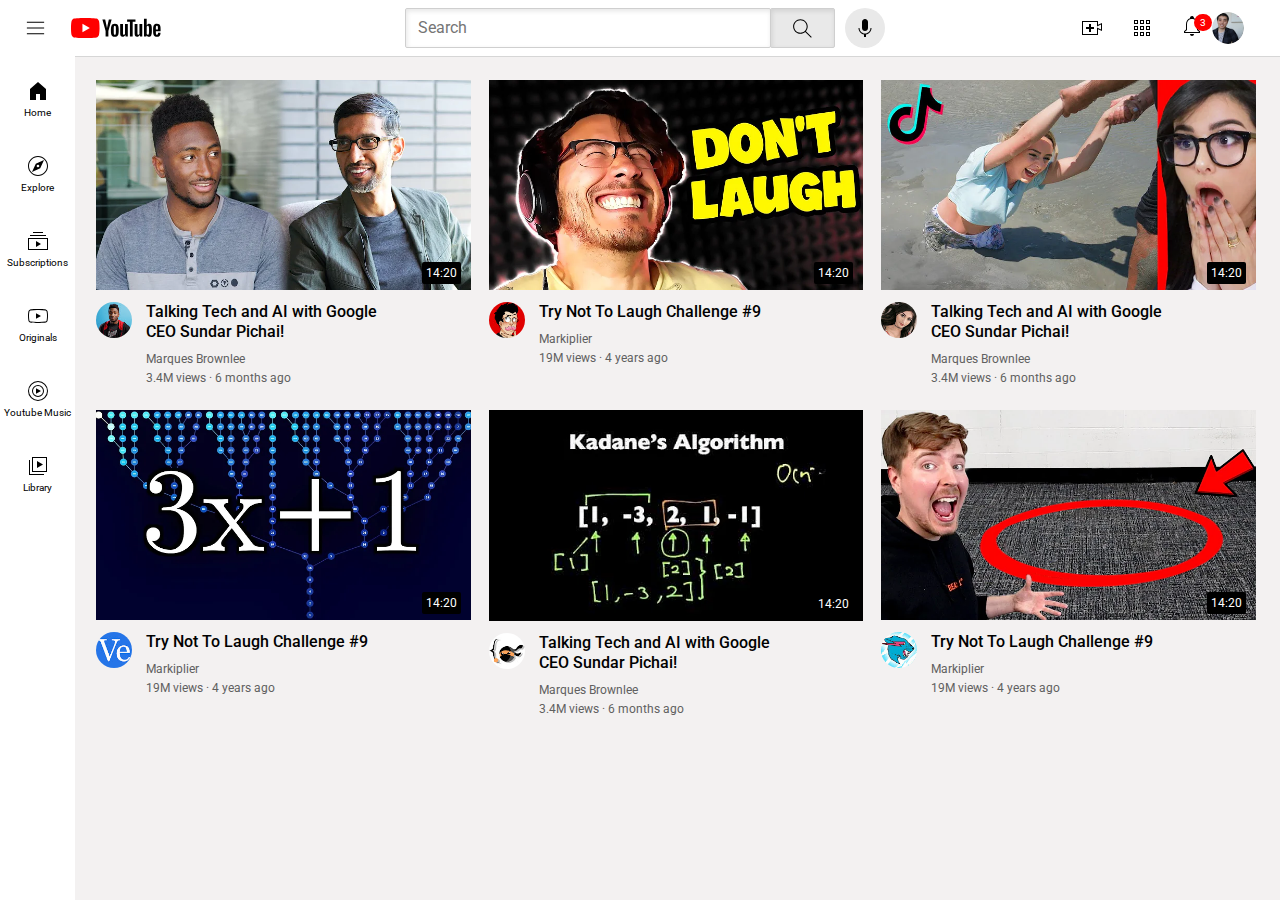
<file: index.html>
<!DOCTYPE html>

<html>

<head>
   <title>Youtube.com Clone</title>

   <link rel="preconnect" href="https://fonts.googleapis.com">
   <link rel="preconnect" href="https://fonts.gstatic.com" crossorigin>
   <link
      href="https://fonts.googleapis.com/css2?family=Roboto:ital,wght@0,100;0,300;0,400;0,500;0,700;0,900;1,100;1,300;1,400;1,500;1,700;1,900&display=swap"
      rel="stylesheet">

   <link rel="stylesheet" href="Styles/video.css">
   <link rel="stylesheet" href="Styles/header.css">
   <link rel="stylesheet" href="Styles/general.css">
   <link rel="stylesheet" href="Styles/sidebar.css">
</head>

<body>
   <header class="header">
      <div class="left-section">
         <img class="hamburger-menu" src="Icons/hamburger-menu.svg">
         <img class="youtube-logo" src="Icons/youtube-logo.svg">
      </div>
      <div class="middle-section">
         <input class="search-bar" type="text" placeholder="Search">
         <button class="search-button">
            <img class="search" src="Icons/search.svg">
            <div class="tooltip">Search</div>
         </button>
         <button class="voice-search-button">
            <img class="voice-search" src="Icons/voice-search-icon.svg">
            <div class="tooltip">Search with your voice</div>
         </button>
      </div>
      <div class="right-section">
         <img class="upload" src="Icons/upload.svg">
         <img class="youtube-apps" src="Icons/youtube-apps.svg">
         <div class="notifications-icon-container">
            <img class="notifications" src="Icons/notifications.svg">
            <div class="notifications-count">3</div>
         </div>
         <img class="my-channel" src="Channel Pictures/my-channel.jpeg">
      </div>
   </header>

   <nav class="sidebar">
      <div class="sidebar-link">
         <img src="Icons/home.svg">
         <div>Home</div>
      </div>
      <div class="sidebar-link">
         <img src="Icons/explore.svg">
         <div>Explore</div>
      </div>
      <div class="sidebar-link">
         <img src="Icons/subscriptions.svg">
         <div>Subscriptions</div>
      </div>
      <div class="sidebar-link">
         <img src="Icons/originals.svg">
         <div>Originals</div>
      </div>
      <div class="sidebar-link">
         <img src="Icons/youtube-music.svg">
         <div>Youtube Music</div>
      </div>
      <div class="sidebar-link">
         <img src="Icons/library.svg">
         <div>Library</div>
      </div>
   </nav>

   <main>
      <section class="video-grid">
         <div class="video-preview">
            <div class="thumbnail-row">
               <a href="https://www.youtube.com/watch?v=n2RNcPRtAiY">
                  <img class="thumbnail" src="Thumbnails/thumbnail-1.webp">
               </a>
               <div class="video-time">14:20</div>
            </div>
            <div class="video-info-grid">
               <div class="channel-picture">
                  <img class="profile-picture" src="Channel Pictures/channel-1.jpeg">
               </div>
               <div class="video-info">
                  <p class="video-title">
                     Talking Tech and AI with Google CEO Sundar Pichai!
                  </p>
                  <p class="video-author">
                     Marques Brownlee
                  </p>
                  <p class="video-stats">
                     3.4M views &#183; 6 months ago
                  </p>
               </div>
            </div>
         </div>
         <div class="video-preview">
            <div class="thumbnail-row">
               <img class="thumbnail" src="Thumbnails/thumbnail-2.webp">
               <div class="video-time">14:20</div>
            </div>
            <div class="video-info-grid">
               <div class="channel-picture">
                  <img class="profile-picture" src="Channel Pictures/channel-2.jpeg">
               </div>
               <div class="video-info">
                  <p class="video-title">
                     Try Not To Laugh Challenge #9
                  </p>
                  <p class="video-author">
                     Markiplier
                  </p>
                  <p class="video-stats">
                     19M views &#183; 4 years ago
                  </p>
               </div>
            </div>
         </div>
         <div class="video-preview">
            <div class="thumbnail-row">
               <img class="thumbnail" src="Thumbnails/thumbnail-3.webp">
               <div class="video-time">14:20</div>
            </div>
            <div class="video-info-grid">
               <div class="channel-picture">
                  <img class="profile-picture" src="Channel Pictures/channel-3.jpeg">
               </div>
               <div class="video-info">
                  <p class="video-title">
                     Talking Tech and AI with Google CEO Sundar Pichai!
                  </p>
                  <p class="video-author">
                     Marques Brownlee
                  </p>
                  <p class="video-stats">
                     3.4M views &#183; 6 months ago
                  </p>
               </div>
            </div>
         </div>
         <div class="video-preview">
            <div class="thumbnail-row">
               <img class="thumbnail" src="Thumbnails/thumbnail-4.webp">
               <div class="video-time">14:20</div>
            </div>
            <div class="video-info-grid">
               <div class="channel-picture">
                  <img class="profile-picture" src="Channel Pictures/channel-4.jpeg">
               </div>
               <div class="video-info">
                  <p class="video-title">
                     Try Not To Laugh Challenge #9
                  </p>
                  <p class="video-author">
                     Markiplier
                  </p>
                  <p class="video-stats">
                     19M views &#183; 4 years ago
                  </p>
               </div>
            </div>
         </div>
         <div class="video-preview">
            <div class="thumbnail-row">
               <img class="thumbnail" src="Thumbnails/thumbnail-5.webp">
               <div class="video-time">14:20</div>
            </div>
            <div class="video-info-grid">
               <div class="channel-picture">
                  <img class="profile-picture" src="Channel Pictures/channel-5.jpeg">
               </div>
               <div class="video-info">
                  <p class="video-title">
                     Talking Tech and AI with Google CEO Sundar Pichai!
                  </p>
                  <p class="video-author">
                     Marques Brownlee
                  </p>
                  <p class="video-stats">
                     3.4M views &#183; 6 months ago
                  </p>
               </div>
            </div>
         </div>
         <div class="video-preview">
            <div class="thumbnail-row">
               <img class="thumbnail" src="Thumbnails/thumbnail-6.webp">
               <div class="video-time">14:20</div>
            </div>
            <div class="video-info-grid">
               <div class="channel-picture">
                  <img class="profile-picture" src="Channel Pictures/channel-6.jpeg">
               </div>
               <div class="video-info">
                  <p class="video-title">
                     Try Not To Laugh Challenge #9
                  </p>
                  <p class="video-author">
                     Markiplier
                  </p>
                  <p class="video-stats">
                     19M views &#183; 4 years ago
                  </p>
               </div>
            </div>
         </div>
      </section>

   </main>

</body>

</html>
</file>
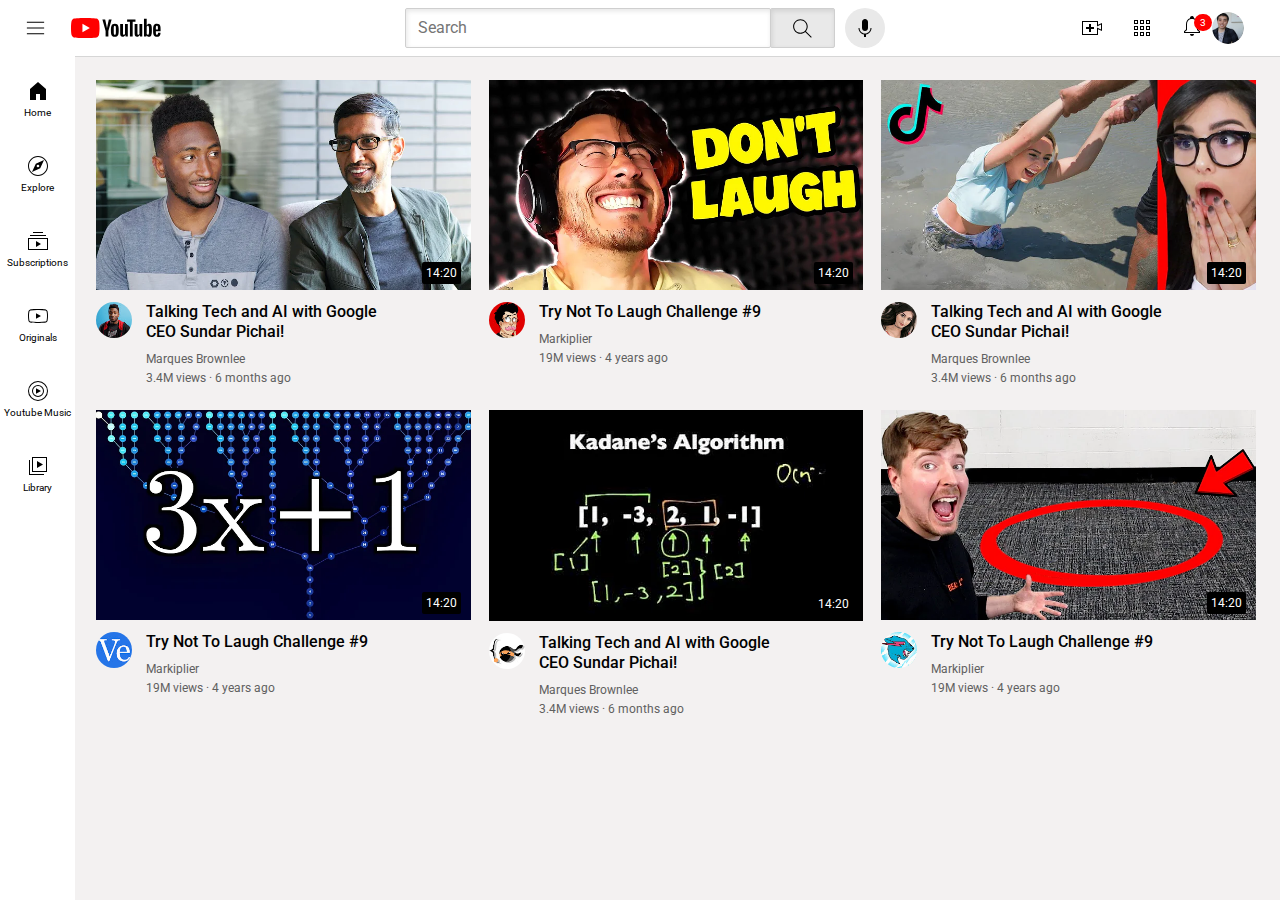
<file: youtube.html>
<!DOCTYPE html>

<html>

<head>
   <title>Youtube.com Clone</title>

   <link rel="preconnect" href="https://fonts.googleapis.com">
   <link rel="preconnect" href="https://fonts.gstatic.com" crossorigin>
   <link
      href="https://fonts.googleapis.com/css2?family=Roboto:ital,wght@0,100;0,300;0,400;0,500;0,700;0,900;1,100;1,300;1,400;1,500;1,700;1,900&display=swap"
      rel="stylesheet">

   <link rel="stylesheet" href="Styles/video.css">
   <link rel="stylesheet" href="Styles/header.css">
   <link rel="stylesheet" href="Styles/general.css">
   <link rel="stylesheet" href="Styles/sidebar.css">
</head>

<body>
   <header class="header">
      <div class="left-section">
         <img class="hamburger-menu" src="Icons/hamburger-menu.svg">
         <img class="youtube-logo" src="Icons/youtube-logo.svg">
      </div>
      <div class="middle-section">
         <input class="search-bar" type="text" placeholder="Search">
         <button class="search-button">
            <img class="search" src="Icons/search.svg">
            <div class="tooltip">Search</div>
         </button>
         <button class="voice-search-button">
            <img class="voice-search" src="Icons/voice-search-icon.svg">
            <div class="tooltip">Search with your voice</div>
         </button>
      </div>
      <div class="right-section">
         <img class="upload" src="Icons/upload.svg">
         <img class="youtube-apps" src="Icons/youtube-apps.svg">
         <div class="notifications-icon-container">
            <img class="notifications" src="Icons/notifications.svg">
            <div class="notifications-count">3</div>
         </div>
         <img class="my-channel" src="Channel Pictures/my-channel.jpeg">
      </div>
   </header>

   <nav class="sidebar">
      <div class="sidebar-link">
         <img src="Icons/home.svg">
         <div>Home</div>
      </div>
      <div class="sidebar-link">
         <img src="Icons/explore.svg">
         <div>Explore</div>
      </div>
      <div class="sidebar-link">
         <img src="Icons/subscriptions.svg">
         <div>Subscriptions</div>
      </div>
      <div class="sidebar-link">
         <img src="Icons/originals.svg">
         <div>Originals</div>
      </div>
      <div class="sidebar-link">
         <img src="Icons/youtube-music.svg">
         <div>Youtube Music</div>
      </div>
      <div class="sidebar-link">
         <img src="Icons/library.svg">
         <div>Library</div>
      </div>
   </nav>

   <main>
      <section class="video-grid">
         <div class="video-preview">
            <div class="thumbnail-row">
               <a href="https://www.youtube.com/watch?v=n2RNcPRtAiY">
                  <img class="thumbnail" src="Thumbnails/thumbnail-1.webp">
               </a>
               <div class="video-time">14:20</div>
            </div>
            <div class="video-info-grid">
               <div class="channel-picture">
                  <img class="profile-picture" src="Channel Pictures/channel-1.jpeg">
               </div>
               <div class="video-info">
                  <p class="video-title">
                     Talking Tech and AI with Google CEO Sundar Pichai!
                  </p>
                  <p class="video-author">
                     Marques Brownlee
                  </p>
                  <p class="video-stats">
                     3.4M views &#183; 6 months ago
                  </p>
               </div>
            </div>
         </div>
         <div class="video-preview">
            <div class="thumbnail-row">
               <img class="thumbnail" src="Thumbnails/thumbnail-2.webp">
               <div class="video-time">14:20</div>
            </div>
            <div class="video-info-grid">
               <div class="channel-picture">
                  <img class="profile-picture" src="Channel Pictures/channel-2.jpeg">
               </div>
               <div class="video-info">
                  <p class="video-title">
                     Try Not To Laugh Challenge #9
                  </p>
                  <p class="video-author">
                     Markiplier
                  </p>
                  <p class="video-stats">
                     19M views &#183; 4 years ago
                  </p>
               </div>
            </div>
         </div>
         <div class="video-preview">
            <div class="thumbnail-row">
               <img class="thumbnail" src="Thumbnails/thumbnail-3.webp">
               <div class="video-time">14:20</div>
            </div>
            <div class="video-info-grid">
               <div class="channel-picture">
                  <img class="profile-picture" src="Channel Pictures/channel-3.jpeg">
               </div>
               <div class="video-info">
                  <p class="video-title">
                     Talking Tech and AI with Google CEO Sundar Pichai!
                  </p>
                  <p class="video-author">
                     Marques Brownlee
                  </p>
                  <p class="video-stats">
                     3.4M views &#183; 6 months ago
                  </p>
               </div>
            </div>
         </div>
         <div class="video-preview">
            <div class="thumbnail-row">
               <img class="thumbnail" src="Thumbnails/thumbnail-4.webp">
               <div class="video-time">14:20</div>
            </div>
            <div class="video-info-grid">
               <div class="channel-picture">
                  <img class="profile-picture" src="Channel Pictures/channel-4.jpeg">
               </div>
               <div class="video-info">
                  <p class="video-title">
                     Try Not To Laugh Challenge #9
                  </p>
                  <p class="video-author">
                     Markiplier
                  </p>
                  <p class="video-stats">
                     19M views &#183; 4 years ago
                  </p>
               </div>
            </div>
         </div>
         <div class="video-preview">
            <div class="thumbnail-row">
               <img class="thumbnail" src="Thumbnails/thumbnail-5.webp">
               <div class="video-time">14:20</div>
            </div>
            <div class="video-info-grid">
               <div class="channel-picture">
                  <img class="profile-picture" src="Channel Pictures/channel-5.jpeg">
               </div>
               <div class="video-info">
                  <p class="video-title">
                     Talking Tech and AI with Google CEO Sundar Pichai!
                  </p>
                  <p class="video-author">
                     Marques Brownlee
                  </p>
                  <p class="video-stats">
                     3.4M views &#183; 6 months ago
                  </p>
               </div>
            </div>
         </div>
         <div class="video-preview">
            <div class="thumbnail-row">
               <img class="thumbnail" src="Thumbnails/thumbnail-6.webp">
               <div class="video-time">14:20</div>
            </div>
            <div class="video-info-grid">
               <div class="channel-picture">
                  <img class="profile-picture" src="Channel Pictures/channel-6.jpeg">
               </div>
               <div class="video-info">
                  <p class="video-title">
                     Try Not To Laugh Challenge #9
                  </p>
                  <p class="video-author">
                     Markiplier
                  </p>
                  <p class="video-stats">
                     19M views &#183; 4 years ago
                  </p>
               </div>
            </div>
         </div>
      </section>

   </main>

</body>

</html>
</file>
<file: Styles/video.css>
.video-grid {
   display: grid;
   grid-template-columns: 1fr 1fr 1fr;
   column-gap: 18px;
   row-gap: 25px;
}

@media(max-width: 750px){
   .video-grid{
      grid-template-columns: 1fr 1fr;
   }
}

@media(min-width: 751px) and (max-width: 999px){
   .video-grid{
      grid-template-columns: 1fr 1fr 1fr;
   }
}

@media(min-width: 1000px){
   .video-grid{
      grid-template-columns: 1fr 1fr 1fr;
   }
}

.thumbnail-row{
   position: relative;
   margin-bottom: 8px;
   cursor: pointer;
}

.thumbnail {
   width: 100%;
}

.video-time{
   position: absolute;
   background-color: black;
   color: white;
   font-family: roboto, arial;
   font-size: 12px;
   font-weight: 500px;
   bottom: 10px;
   right: 10px;
   padding: 4px;
   border-radius: 2px;
}

.video-info-grid {
   display: grid;
   grid-template-columns: 50px 1fr;
}

.profile-picture {
   width: 36px;
   border-radius: 25px;
}

.video-info {
   width: 250px;
}

.video-title {
   font-weight: 500;
   font-size: 16px;
   margin-bottom: 10px;
   line-height: 20px;
}

.video-author,
.video-stats {
   font-size: 12px;
   color: rgb(96, 96, 96);
}

.video-author {
   margin-bottom: 5px;
}
</file>
<file: Styles/header.css>
.header{
   display: flex;
   flex-direction: row;
   justify-content: space-between;
   height: 56px;

   position: fixed;
   top: 0px;
   right: 0px;
   left: 0px;

   background-color: white;
   border-bottom-style: solid;
   border-color: rgb(214, 214, 214);
   border-width: 1px;
   z-index: 100;
}

/* LEFT Section of Header */
.left-section{
   display: flex;
   align-items: center;

   width: 175px;
   margin-right: 70px;
}

.hamburger-menu{
   height: 23px;
   margin-left: 24px;
   margin-right: 24px;
   cursor: pointer;
}

.youtube-logo{
   height: 20px;
   cursor: pointer;
}

/* MIDDLE Section of Header */
.middle-section{
   display: flex;
   align-items: center;

   flex: 1;
   margin-right: 35px;
   max-width: 480px;
}

.search-bar{
   height: 36px;
   flex: 1;
   font-size: 16px;
   width: 10px;

   border-style: solid;
   border-width: 1px;
   border-color: rgb(207, 207, 207);
   border-radius: 2px;
   box-shadow: inset 1px 2px 5px rgba(0, 0, 0, 0.1);
}

.search-bar::placeholder{
   font-family: roboto, arial;
   font-size: 16px;
   padding-left: 10px;
}


.search-button{
   height: 40px;
   width: 65px;

   border-style: solid;
   border-width: 1px;
   border-radius: 2px;
   border-color: rgb(207, 207, 207);
   background-color: rgb(233, 233, 233);
   box-shadow: inset 1px 2px 5px rgba(0, 0, 0, 0.1);
   margin-left: -1px;
   margin-right: 10px;
}

.voice-search-button .tooltip,
.search-button .tooltip{
   position: absolute;
   background-color: gray;
   color: white;
   padding: 4px 8px;
   border-radius: 2px;
   font-size: 12px;
   bottom: -30px;
   opacity: 0;
   transition: opacity 0.15s;
   pointer-events: none;
   white-space: nowrap;
}

.search-button,
.voice-search-button{
   display: flex;
   justify-content: center;
   align-items: center;
   position: relative;
}

.voice-search-button:hover .tooltip,
.search-button:hover .tooltip{
   opacity: 1;
}

.search{
   width: 25px;
}

.voice-search-button{
   height: 40px;
   width: 40px;
   border-radius: 20px;
   border: none;
   background-color: rgb(233, 233, 233);
}

.voice-search{
   height: 24px;
}

/* RIGHT Section of Header */
.right-section{
   display: flex;
   align-items: center;
   justify-content: space-between;
   flex-shrink: 0;

   width: 180px;
   margin-right: 20px;
}

.my-channel{
   margin-right: 25px;
   height: 32px;
   border-radius: 25px;
   cursor: pointer;
}


.notifications,
.youtube-apps,
.upload{
   height: 24px;
   cursor: pointer;
   margin-right: 26px;
}

.notifications-icon-container{
   position: relative;
   width: 32px;
}

.notifications-count{
   position: absolute;
   background-color: red;
   color: white;
   top: 0;
   right: 0;
   font-family: roboto, arial;
   font-size: 10px;
   padding: 3px 6px;
   border-radius: 10px;
   
}
</file>
<file: Styles/general.css>
p {
   margin-top: 0px;
   margin-bottom: 0px;
}

body{
   margin: 0px;
   padding-top: 80px;
   padding-left: 96px;
   padding-right: 24px;

   background-color: rgb(243, 241, 241);
   font-family: roboto, arial;
}
</file>
<file: Styles/sidebar.css>
.sidebar{
   margin: 0;
   background-color: white;
   position: fixed;
   width: 75px;
   top: 56px;
   left: 0px;
   bottom: 0px;
   z-index: 200;
   padding-top: 5px;
}

.sidebar-link{
   height: 75px;
   display: flex;
   justify-content: center;
   align-items: center;
   flex-direction: column;
   cursor: pointer;
}

.sidebar-link:hover{
   background-color: rgb(235, 232, 232);
}

.sidebar-link img{
   height: 24px;
   margin-bottom: 4px;
}

.sidebar-link div{
   font-family: roboto, arial;
   font-size: 10px;
}
</file>
